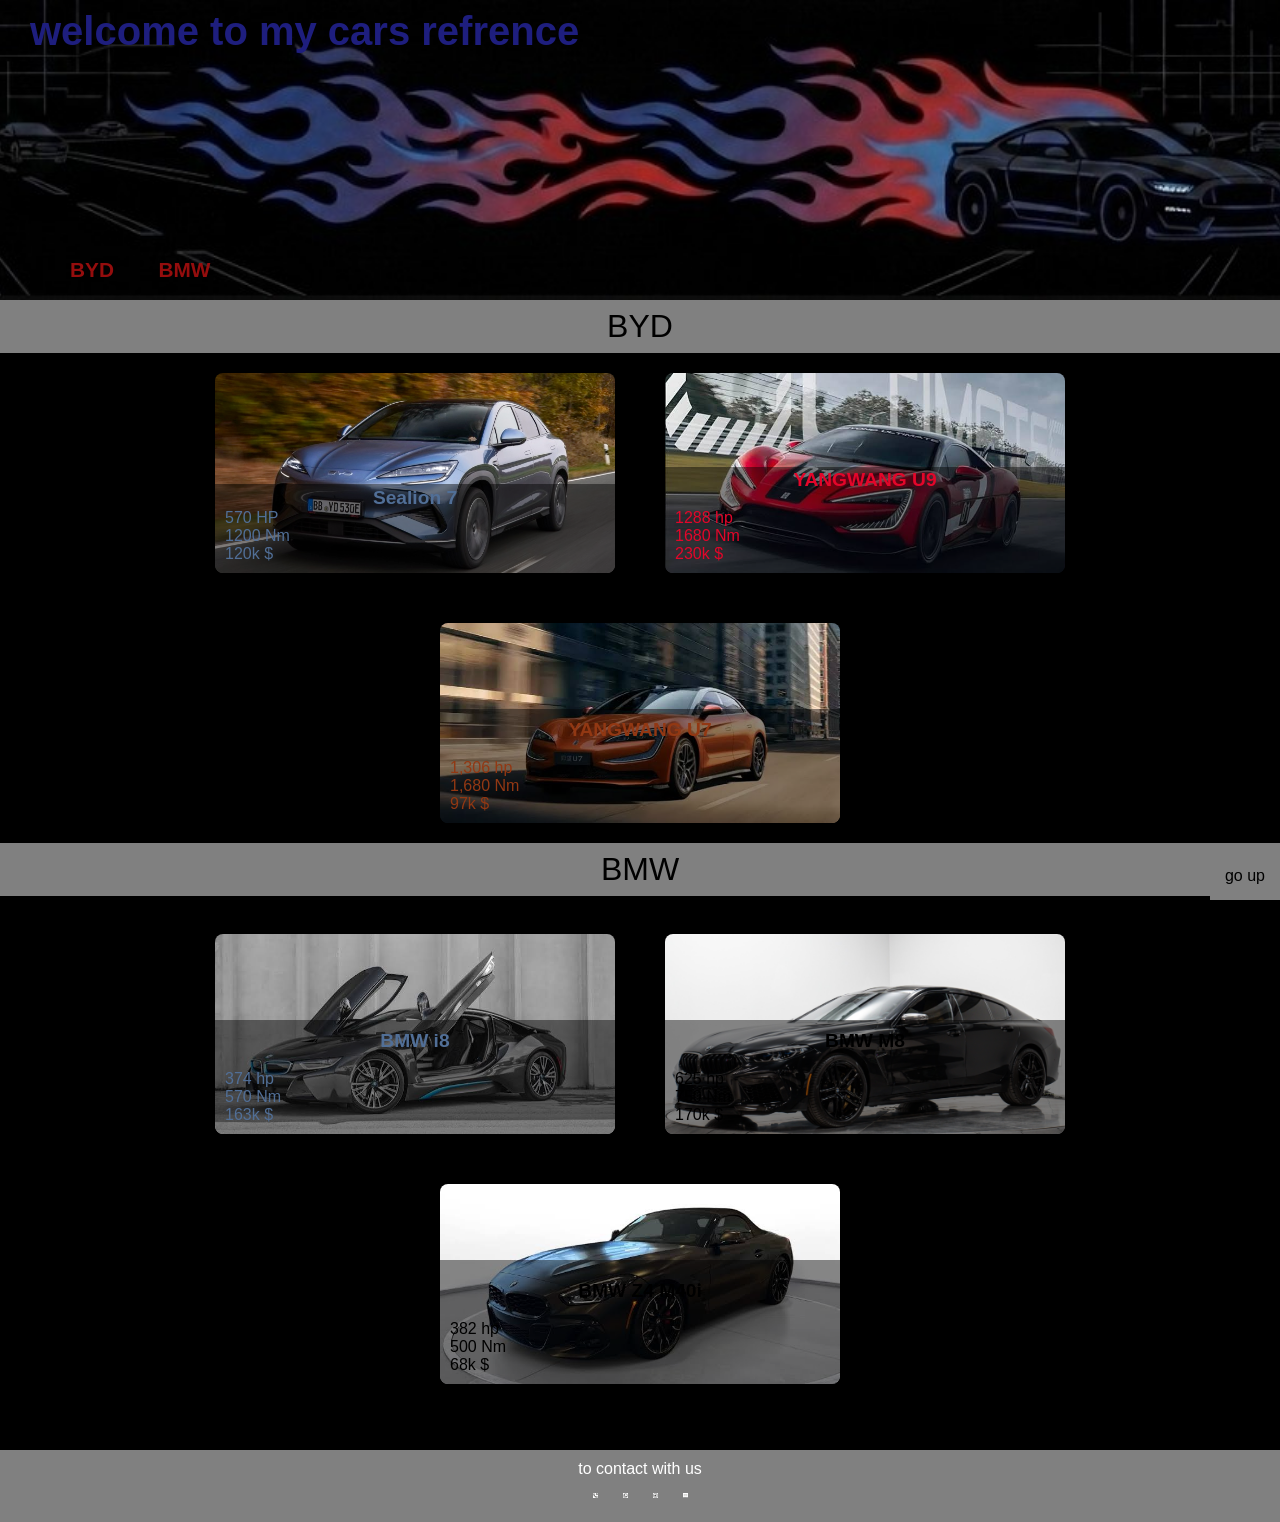
<file: index.html>
<!DOCTYPE html>
<html lang="en">
  <head>
    <meta charset="UTF-8"/>
    <meta name="viewport" content="width=device-width, initial-scale=1.0"/>
    <link rel="stylesheet" href="style.css">
    <title>cars dictionery</title>
  </head>
  <body>
    <header>
      <h1 id="welcome">welcome to my cars refrence <br>
      <!-- the back after the bac -->
      </h1>
      <nav>
        <a href="#byd" class="NavLinks">BYD</a> 
        <a href="#bmw" class="NavLinks">BMW</a> 
      </nav>
      <a href="#welcome" class="navb">go up</a>
    </header>
    <main> 
      <p class="TheCombany" id="byd">BYD</p>
      <section class="cars">
        <!-- Sealion7 -->
        <a href="InternalLinks/sealion7.html">
          <article class="car1">
            <p class="CarInfo">
              <span class="CarsName1">Sealion 7</span>
              570 HP  <br>
              1200 Nm <br>
              120k $  <br>
            </p>
          </article>
        </a>
        <!-- YANGWANG u9 -->
        <a href="InternalLinks/u9.html">
          <article class="car2">
            <p class="CarInfo">
              <span class="CarsName2">YANGWANG U9</span> <br>
              1288 hp <br>
              1680 Nm <br>
              230k $ <br>
            </p>
          </article>
        </a>
        <!-- YANGWANG u7 -->
        <a href="InternalLinks/u7.html">
          <article class="car3">
            <p class="CarInfo">
              <span class="CarsName3">YANGWANG U7</span> <br>
              1,306 hp <br>
              1,680 Nm<br>
              97k $
            </p>
          </article>
        </a>
      </section>
      <p class="TheCombany" id="bmw">BMW</p> <br>
      <!-- bmw i8 -->
      <section class="cars">
        <a href="InternalLinks/i8.html">
          <article class="car4">
            <p class="CarInfo">
              <span class="CarsName4">BMW i8</span> <br>
              374 hp <br>
              570 Nm<br>
              163k $
            </p>
          </article>
        </a>
        <!-- BMW M8 -->
        <a href="InternalLinks/m8.html">
          <article class="car5">
            <p class="CarInfo">
              <span class="CarsName5">BMW M8</span> <br>
              625 hp <br>
              750 Nm <br>
              170k $
            </p>
          </article>
        </a>
        <!-- bmw z4 -->
        <a href="InternalLinks/Z4.html">
          <article class="car6">
            <p class="CarInfo">
              <span class="CarsName6">BMW Z4 M40i</span> <br>
              382 hp <br>
              500 Nm <br>
              68k $
            </p>
          </article>
        </a>
      </section>
    </main>
    <footer>
      <p>to contact with us</p>
      <!-- telephone -->
      <a href="tel:+96384811610">
        <img 
        src="footer/call.png" 
        alt="call us"
        class="ToContact"
        >
      </a>  
      <!-- whatsup -->
      <a href="https://wa.me/96384811610">
        <img 
        src="footer/whatsup.png" 
        alt="call us"
        class="ToContact"
        >
      </a>
      <!-- telegram -->
      <a href="https://t.me/H">
        <img 
        src="footer/tele.png" 
        alt="call us"
        class="ToContact"
        >
      </a>
      <!-- email -->
      <a href="mailto:abokiashamza@gmail.com">
        <img 
        src="footer/email.png" 
        alt="call us"
        class="ToContact"
        >
      </a>
    </footer>
  </body>
</html>
</file>
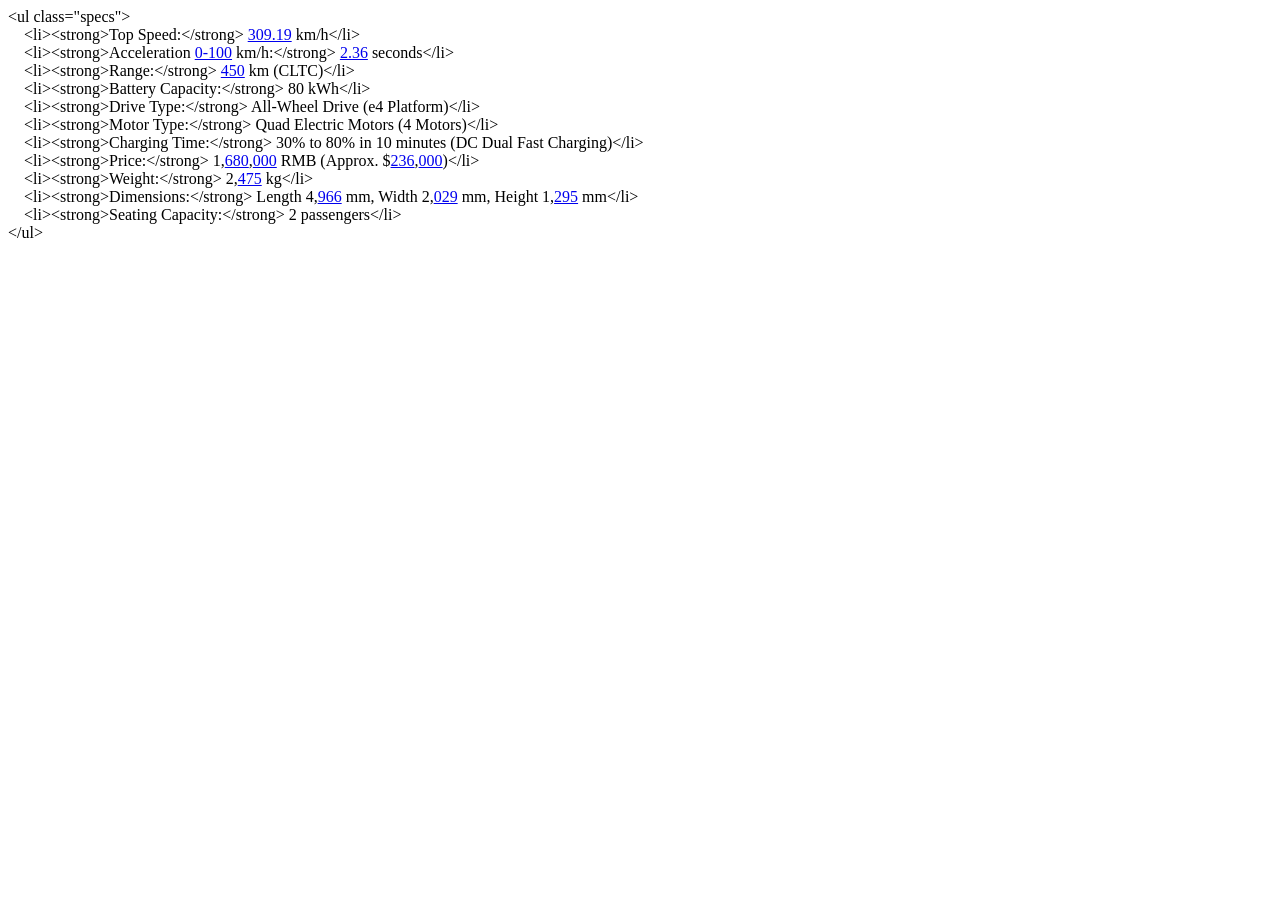
<file: image/bluetooth_content_share.html>
<html><head><meta http-equiv="Content-Type" content="text/html; charset=UTF-8"/></head><body>&lt;ul class="specs"&gt;<br>&nbsp;&nbsp;&nbsp; &lt;li&gt;&lt;strong&gt;Top Speed:&lt;/strong&gt; <a href="tel:309.19">309.19</a> km/h&lt;/li&gt;<br>&nbsp;&nbsp;&nbsp; &lt;li&gt;&lt;strong&gt;Acceleration <a href="tel:0-100">0-100</a> km/h:&lt;/strong&gt; <a href="tel:2.36">2.36</a> seconds&lt;/li&gt;<br>&nbsp;&nbsp;&nbsp; &lt;li&gt;&lt;strong&gt;Range:&lt;/strong&gt; <a href="tel:450">450</a> km (CLTC)&lt;/li&gt;<br>&nbsp;&nbsp;&nbsp; &lt;li&gt;&lt;strong&gt;Battery Capacity:&lt;/strong&gt; 80 kWh&lt;/li&gt;<br>&nbsp;&nbsp;&nbsp; &lt;li&gt;&lt;strong&gt;Drive Type:&lt;/strong&gt; All-Wheel Drive (e4 Platform)&lt;/li&gt;<br>&nbsp;&nbsp;&nbsp; &lt;li&gt;&lt;strong&gt;Motor Type:&lt;/strong&gt; Quad Electric Motors (4 Motors)&lt;/li&gt;<br>&nbsp;&nbsp;&nbsp; &lt;li&gt;&lt;strong&gt;Charging Time:&lt;/strong&gt; 30% to 80% in 10 minutes (DC Dual Fast Charging)&lt;/li&gt;<br>&nbsp;&nbsp;&nbsp; &lt;li&gt;&lt;strong&gt;Price:&lt;/strong&gt; 1,<a href="tel:680">680</a>,<a href="tel:000">000</a> RMB (Approx. $<a href="tel:236">236</a>,<a href="tel:000">000</a>)&lt;/li&gt;<br>&nbsp;&nbsp;&nbsp; &lt;li&gt;&lt;strong&gt;Weight:&lt;/strong&gt; 2,<a href="tel:475">475</a> kg&lt;/li&gt;<br>&nbsp;&nbsp;&nbsp; &lt;li&gt;&lt;strong&gt;Dimensions:&lt;/strong&gt; Length 4,<a href="tel:966">966</a> mm, Width 2,<a href="tel:029">029</a> mm, Height 1,<a href="tel:295">295</a> mm&lt;/li&gt;<br>&nbsp;&nbsp;&nbsp; &lt;li&gt;&lt;strong&gt;Seating Capacity:&lt;/strong&gt; 2 passengers&lt;/li&gt;<br>&lt;/ul&gt;<br></body></html>
</file>
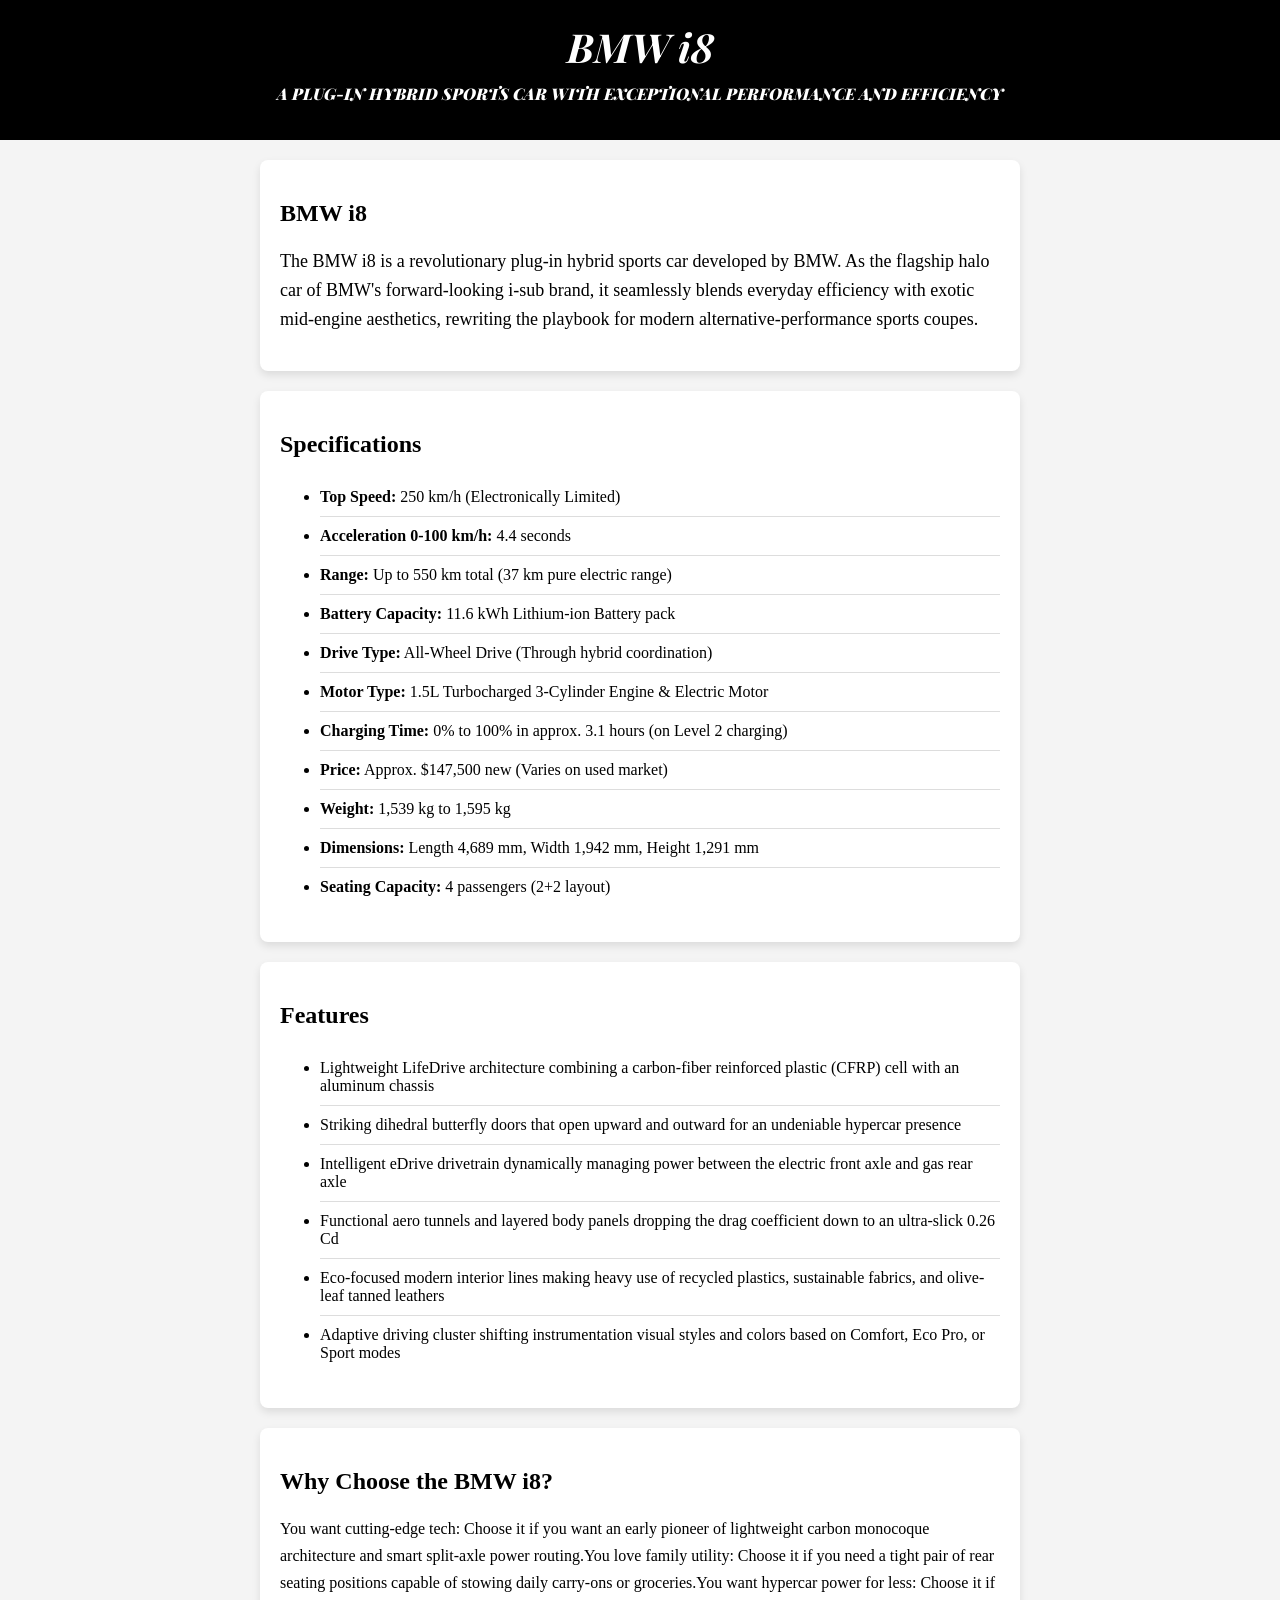
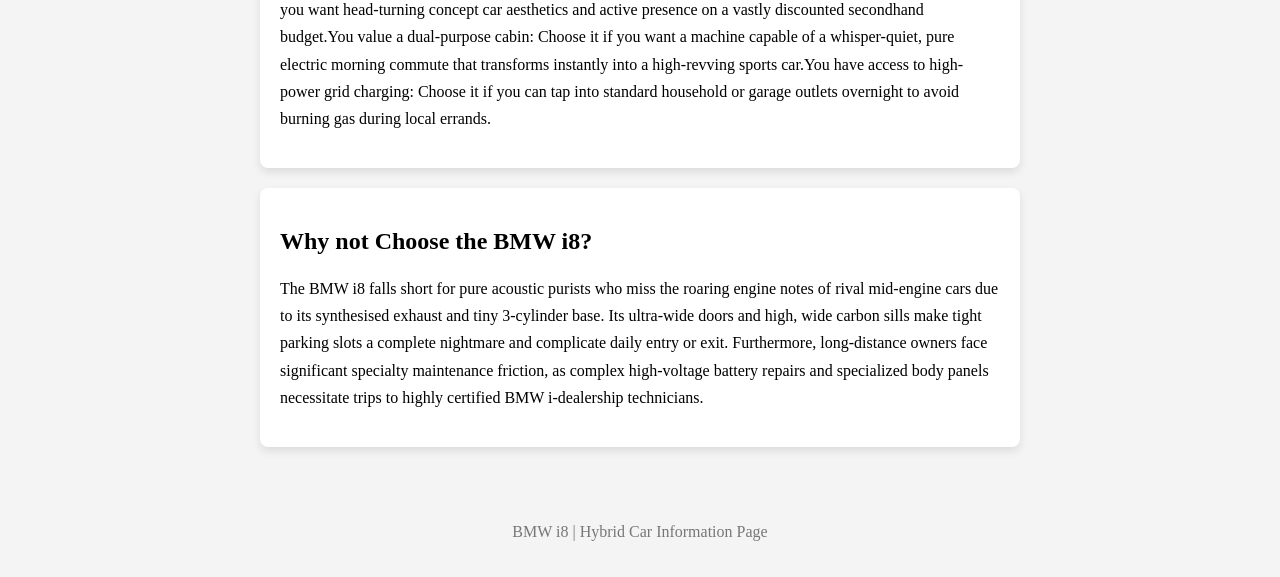
<file: InternalLinks/i8.html>
<!DOCTYPE html>
<html lang="en">
   <head>
     <meta charset="UTF-8"/>
     <meta name="viewport" content="width=device-width, initial-scale=1.0"/>
     <link rel="stylesheet" href="cardetail.css">
<link rel="preconnect" href="https://fonts.googleapis.com">
     <link rel="preconnect" href="https://fonts.gstatic.com" crossorigin>
     <link href="https://fonts.googleapis.com/css2?family=Inconsolata:wght@200..900&family=Lora:ital,wght@0,400..700;1,400..700&family=Playfair+Display:ital,wght@0,400..900;1,400..900&display=swap" rel="stylesheet">
     <title>BMW i8</title>
   </head>
    <body>
      <header>
        <h1>BMW i8</h1>
        <p>A PLUG-IN HYBRID SPORTS CAR WITH EXCEPTIONAL PERFORMANCE AND EFFICIENCY</p>
      </header>
      <main>
       <div class="container"> 
          <section class="card">
            <h2>BMW i8</h2>
            <p class="desc">The BMW i8 is a revolutionary plug-in hybrid sports car developed by BMW. As the flagship halo car of BMW's forward-looking i-sub brand, it seamlessly blends everyday efficiency with exotic mid-engine aesthetics, rewriting the playbook for modern alternative-performance sports coupes.</p>
          </section>
          <section class="card">
            <h2>Specifications</h2>
            <ul class="specs">
              <li><strong>Top Speed:</strong> 250 km/h (Electronically Limited)</li>
              <li><strong>Acceleration 0-100 km/h:</strong> 4.4 seconds</li>
              <li><strong>Range:</strong> Up to 550 km total (37 km pure electric range)</li>
              <li><strong>Battery Capacity:</strong> 11.6 kWh Lithium-ion Battery pack</li>
              <li><strong>Drive Type:</strong> All-Wheel Drive (Through hybrid coordination)</li>
              <li><strong>Motor Type:</strong> 1.5L Turbocharged 3-Cylinder Engine & Electric Motor</li>
              <li><strong>Charging Time:</strong> 0% to 100% in approx. 3.1 hours (on Level 2 charging)</li>
              <li><strong>Price:</strong> Approx. $147,500 new (Varies on used market)</li>
              <li><strong>Weight:</strong> 1,539 kg to 1,595 kg</li>
              <li><strong>Dimensions:</strong> Length 4,689 mm, Width 1,942 mm, Height 1,291 mm</li>
              <li><strong>Seating Capacity:</strong> 4 passengers (2+2 layout)</li>
            </ul>
        </section>
        <section class="card">
          <h2>Features</h2>
          <ul class="features">
            <li>Lightweight LifeDrive architecture combining a carbon-fiber reinforced plastic (CFRP) cell with an aluminum chassis</li>
            <li>Striking dihedral butterfly doors that open upward and outward for an undeniable hypercar presence</li>
            <li>Intelligent eDrive drivetrain dynamically managing power between the electric front axle and gas rear axle</li>
            <li>Functional aero tunnels and layered body panels dropping the drag coefficient down to an ultra-slick 0.26 Cd</li>
            <li>Eco-focused modern interior lines making heavy use of recycled plastics, sustainable fabrics, and olive-leaf tanned leathers</li>
            <li>Adaptive driving cluster shifting instrumentation visual styles and colors based on Comfort, Eco Pro, or Sport modes</li>
          </ul>
        </section>
        <section class="card">
          <h2>Why Choose the BMW i8?</h2>
          <p class="why">You want cutting-edge tech: Choose it if you want an early pioneer of lightweight carbon monocoque architecture and smart split-axle power routing.You love family utility: Choose it if you need a tight pair of rear seating positions capable of stowing daily carry-ons or groceries.You want hypercar power for less: Choose it if you want head-turning concept car aesthetics and active presence on a vastly discounted secondhand budget.You value a dual-purpose cabin: Choose it if you want a machine capable of a whisper-quiet, pure electric morning commute that transforms instantly into a high-revving sports car.You have access to high-power grid charging: Choose it if you can tap into standard household or garage outlets overnight to avoid burning gas during local errands.
          </p>
        </section>
        <section class="card">
          <h2>Why not Choose the BMW i8?</h2>
          <p class="why">The BMW i8 falls short for pure acoustic purists who miss the roaring engine notes of rival mid-engine cars due to its synthesised exhaust and tiny 3-cylinder base. Its ultra-wide doors and high, wide carbon sills make tight parking slots a complete nightmare and complicate daily entry or exit. Furthermore, long-distance owners face significant specialty maintenance friction, as complex high-voltage battery repairs and specialized body panels necessitate trips to highly certified BMW i-dealership technicians.
          </p>
        </section>
       </div>
      </main> 
      <footer>
        <p>BMW i8 | Hybrid Car Information Page</p>
      </footer>
    </body>
</html>
</file>
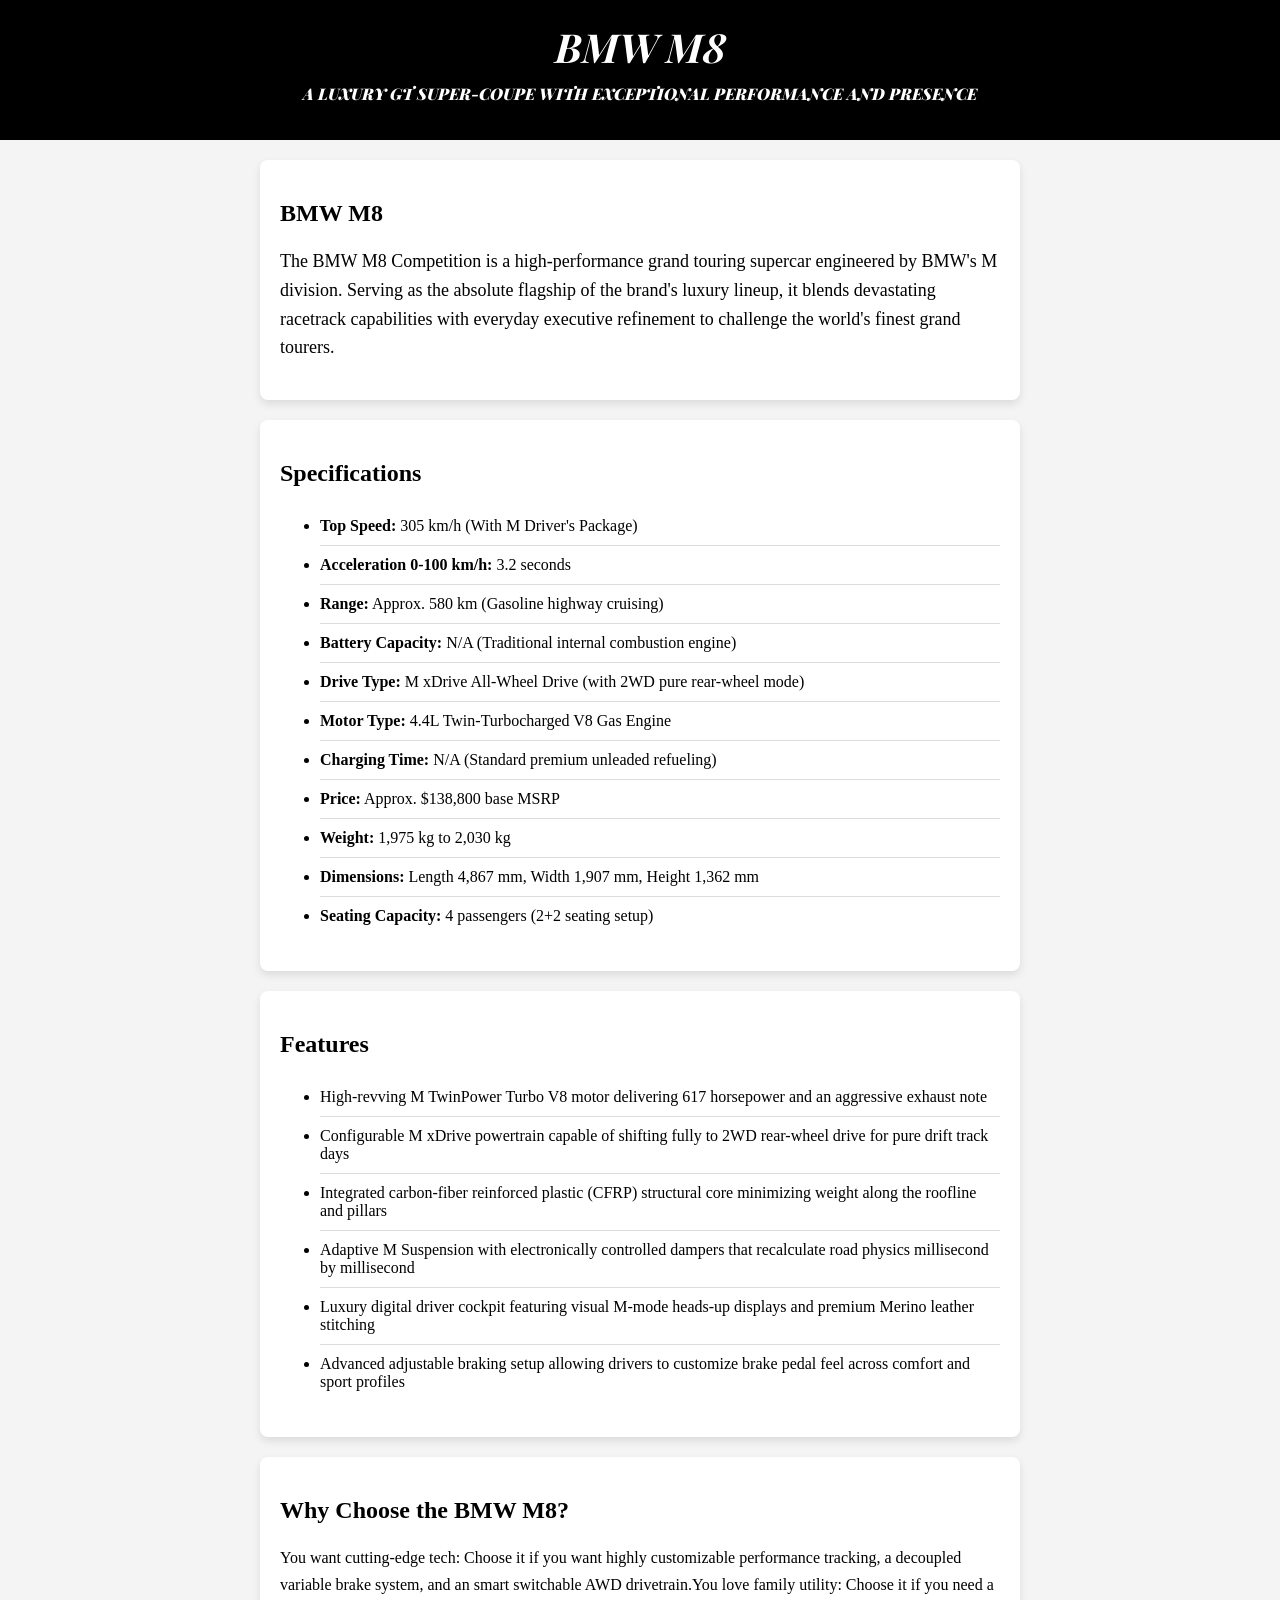
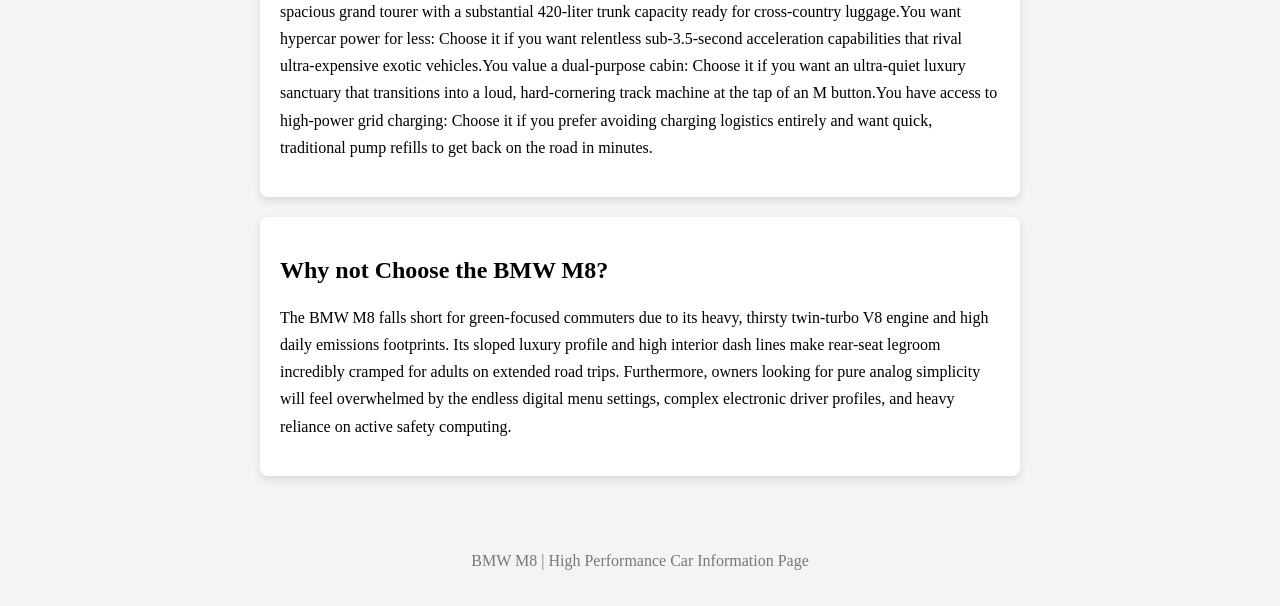
<file: InternalLinks/m8.html>
<!DOCTYPE html>
<html lang="en">
   <head>
     <meta charset="UTF-8"/>
     <meta name="viewport" content="width=device-width, initial-scale=1.0"/>
     <link rel="stylesheet" href="cardetail.css">
<link rel="preconnect" href="https://fonts.googleapis.com">
     <link rel="preconnect" href="https://fonts.gstatic.com" crossorigin>
     <link href="https://fonts.googleapis.com/css2?family=Inconsolata:wght@200..900&family=Lora:ital,wght@0,400..700;1,400..700&family=Playfair+Display:ital,wght@0,400..900;1,400..900&display=swap" rel="stylesheet">
     <title>BMW M8</title>
   </head>
    <body>
      <header>
        <h1>BMW M8</h1>
        <p>A LUXURY GT SUPER-COUPE WITH EXCEPTIONAL PERFORMANCE AND PRESENCE</p>
      </header>
      <main>
       <div class="container"> 
          <section class="card">
            <h2>BMW M8</h2>
            <p class="desc">The BMW M8 Competition is a high-performance grand touring supercar engineered by BMW's M division. Serving as the absolute flagship of the brand's luxury lineup, it blends devastating racetrack capabilities with everyday executive refinement to challenge the world's finest grand tourers.</p>
          </section>
          <section class="card">
            <h2>Specifications</h2>
            <ul class="specs">
              <li><strong>Top Speed:</strong> 305 km/h (With M Driver's Package)</li>
              <li><strong>Acceleration 0-100 km/h:</strong> 3.2 seconds</li>
              <li><strong>Range:</strong> Approx. 580 km (Gasoline highway cruising)</li>
              <li><strong>Battery Capacity:</strong> N/A (Traditional internal combustion engine)</li>
              <li><strong>Drive Type:</strong> M xDrive All-Wheel Drive (with 2WD pure rear-wheel mode)</li>
              <li><strong>Motor Type:</strong> 4.4L Twin-Turbocharged V8 Gas Engine</li>
              <li><strong>Charging Time:</strong> N/A (Standard premium unleaded refueling)</li>
              <li><strong>Price:</strong> Approx. $138,800 base MSRP</li>
              <li><strong>Weight:</strong> 1,975 kg to 2,030 kg</li>
              <li><strong>Dimensions:</strong> Length 4,867 mm, Width 1,907 mm, Height 1,362 mm</li>
              <li><strong>Seating Capacity:</strong> 4 passengers (2+2 seating setup)</li>
            </ul>
        </section>
        <section class="card">
          <h2>Features</h2>
          <ul class="features">
            <li>High-revving M TwinPower Turbo V8 motor delivering 617 horsepower and an aggressive exhaust note</li>
            <li>Configurable M xDrive powertrain capable of shifting fully to 2WD rear-wheel drive for pure drift track days</li>
            <li>Integrated carbon-fiber reinforced plastic (CFRP) structural core minimizing weight along the roofline and pillars</li>
            <li>Adaptive M Suspension with electronically controlled dampers that recalculate road physics millisecond by millisecond</li>
            <li>Luxury digital driver cockpit featuring visual M-mode heads-up displays and premium Merino leather stitching</li>
            <li>Advanced adjustable braking setup allowing drivers to customize brake pedal feel across comfort and sport profiles</li>
          </ul>
        </section>
        <section class="card">
          <h2>Why Choose the BMW M8?</h2>
          <p class="why">You want cutting-edge tech: Choose it if you want highly customizable performance tracking, a decoupled variable brake system, and an smart switchable AWD drivetrain.You love family utility: Choose it if you need a spacious grand tourer with a substantial 420-liter trunk capacity ready for cross-country luggage.You want hypercar power for less: Choose it if you want relentless sub-3.5-second acceleration capabilities that rival ultra-expensive exotic vehicles.You value a dual-purpose cabin: Choose it if you want an ultra-quiet luxury sanctuary that transitions into a loud, hard-cornering track machine at the tap of an M button.You have access to high-power grid charging: Choose it if you prefer avoiding charging logistics entirely and want quick, traditional pump refills to get back on the road in minutes.
          </p>
        </section>
        <section class="card">
          <h2>Why not Choose the BMW M8?</h2>
          <p class="why">The BMW M8 falls short for green-focused commuters due to its heavy, thirsty twin-turbo V8 engine and high daily emissions footprints. Its sloped luxury profile and high interior dash lines make rear-seat legroom incredibly cramped for adults on extended road trips. Furthermore, owners looking for pure analog simplicity will feel overwhelmed by the endless digital menu settings, complex electronic driver profiles, and heavy reliance on active safety computing.
          </p>
        </section>
       </div>
      </main> 
      <footer>
        <p>BMW M8 | High Performance Car Information Page</p>
      </footer>
    </body>
</html>
</file>
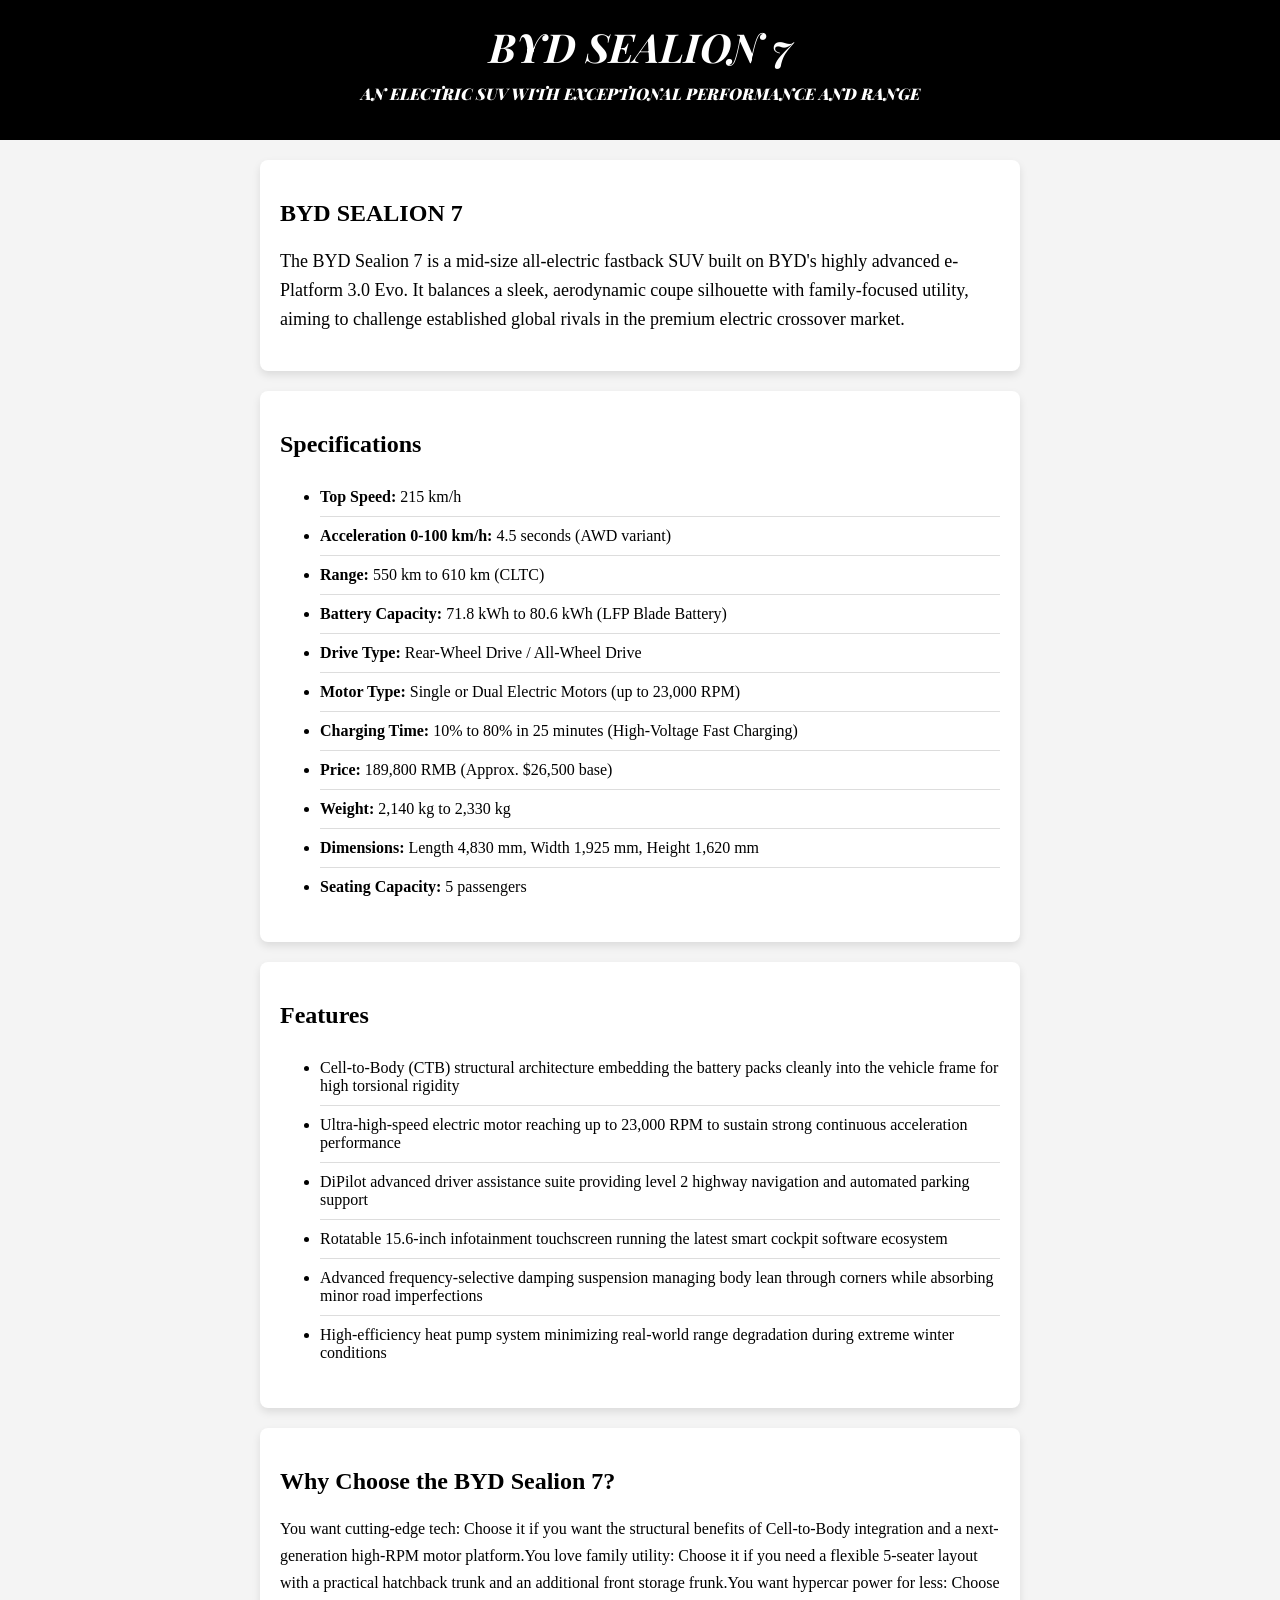
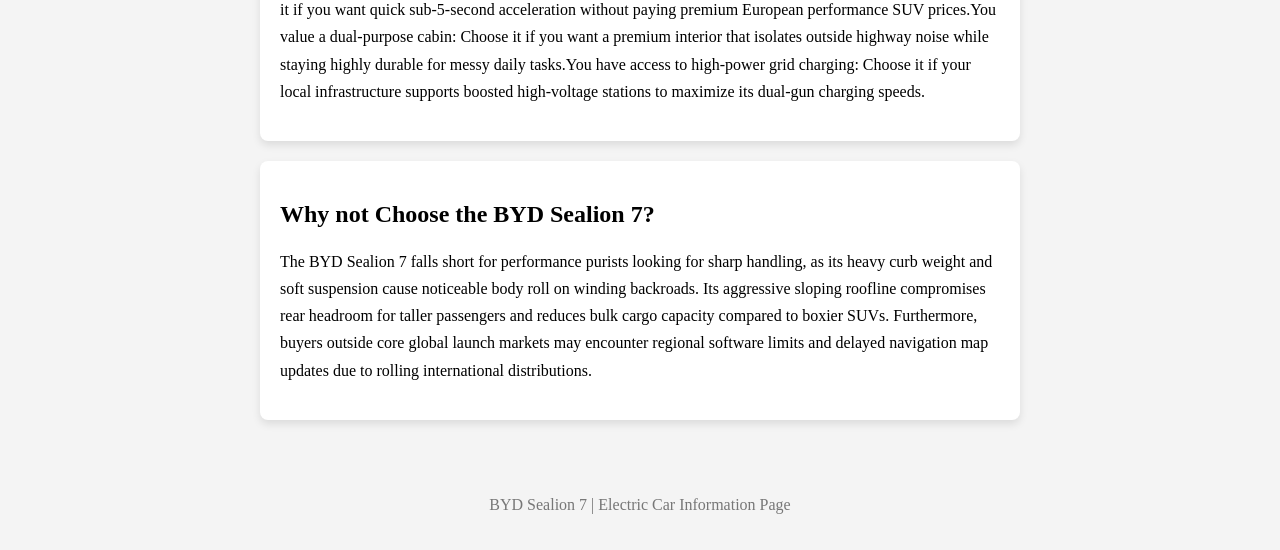
<file: InternalLinks/sealion7.html>
<!DOCTYPE html>
<html lang="en">
   <head>
     <meta charset="UTF-8"/>
     <meta name="viewport" content="width=device-width, initial-scale=1.0"/>
     <link rel="stylesheet" href="cardetail.css">
     <link rel="preconnect" href="https://fonts.googleapis.com">
     <link rel="preconnect" href="https://fonts.gstatic.com" crossorigin>
     <link href="https://fonts.googleapis.com/css2?family=Inconsolata:wght@200..900&family=Lora:ital,wght@0,400..700;1,400..700&family=Playfair+Display:ital,wght@0,400..900;1,400..900&display=swap" rel="stylesheet">
   </head>
    <body>
      <header>
        <h1>BYD SEALION 7</h1>
        <p>AN ELECTRIC SUV WITH EXCEPTIONAL PERFORMANCE AND RANGE</p>
      </header>
      <main>
       <div class="container"> 
          <section class="card">
            <h2>BYD SEALION 7</h2>
            <p class="desc">The BYD Sealion 7 is a mid-size all-electric fastback SUV built on BYD's highly advanced e-Platform 3.0 Evo. It balances a sleek, aerodynamic coupe silhouette with family-focused utility, aiming to challenge established global rivals in the premium electric crossover market.</p>
          </section>
          <section class="card">
            <h2>Specifications</h2>
            <ul class="specs">
              <li><strong>Top Speed:</strong> 215 km/h</li>
              <li><strong>Acceleration 0-100 km/h:</strong> 4.5 seconds (AWD variant)</li>
              <li><strong>Range:</strong> 550 km to 610 km (CLTC)</li>
              <li><strong>Battery Capacity:</strong> 71.8 kWh to 80.6 kWh (LFP Blade Battery)</li>
              <li><strong>Drive Type:</strong> Rear-Wheel Drive / All-Wheel Drive</li>
              <li><strong>Motor Type:</strong> Single or Dual Electric Motors (up to 23,000 RPM)</li>
              <li><strong>Charging Time:</strong> 10% to 80% in 25 minutes (High-Voltage Fast Charging)</li>
              <li><strong>Price:</strong> 189,800 RMB (Approx. $26,500 base)</li>
              <li><strong>Weight:</strong> 2,140 kg to 2,330 kg</li>
              <li><strong>Dimensions:</strong> Length 4,830 mm, Width 1,925 mm, Height 1,620 mm</li>
              <li><strong>Seating Capacity:</strong> 5 passengers</li>
            </ul>
        </section>
        <section class="card">
          <h2>Features</h2>
          <ul class="features">
            <li>Cell-to-Body (CTB) structural architecture embedding the battery packs cleanly into the vehicle frame for high torsional rigidity</li>
            <li>Ultra-high-speed electric motor reaching up to 23,000 RPM to sustain strong continuous acceleration performance</li>
            <li>DiPilot advanced driver assistance suite providing level 2 highway navigation and automated parking support</li>
            <li>Rotatable 15.6-inch infotainment touchscreen running the latest smart cockpit software ecosystem</li>
            <li>Advanced frequency-selective damping suspension managing body lean through corners while absorbing minor road imperfections</li>
            <li>High-efficiency heat pump system minimizing real-world range degradation during extreme winter conditions</li>
          </ul>
        </section>
        <section class="card">
          <h2>Why Choose the BYD Sealion 7?</h2>
          <p class="why">You want cutting-edge tech: Choose it if you want the structural benefits of Cell-to-Body integration and a next-generation high-RPM motor platform.You love family utility: Choose it if you need a flexible 5-seater layout with a practical hatchback trunk and an additional front storage frunk.You want hypercar power for less: Choose it if you want quick sub-5-second acceleration without paying premium European performance SUV prices.You value a dual-purpose cabin: Choose it if you want a premium interior that isolates outside highway noise while staying highly durable for messy daily tasks.You have access to high-power grid charging: Choose it if your local infrastructure supports boosted high-voltage stations to maximize its dual-gun charging speeds.
          </p>
        </section>
        <section class="card">
          <h2>Why not Choose the BYD Sealion 7?</h2>
          <p class="why">The BYD Sealion 7 falls short for performance purists looking for sharp handling, as its heavy curb weight and soft suspension cause noticeable body roll on winding backroads. Its aggressive sloping roofline compromises rear headroom for taller passengers and reduces bulk cargo capacity compared to boxier SUVs. Furthermore, buyers outside core global launch markets may encounter regional software limits and delayed navigation map updates due to rolling international distributions.
          </p>
        </section>
       </div>
      </main> 
      <footer>
        <p>BYD Sealion 7 | Electric Car Information Page</p>
      </footer>
    </body>
</html>
</file>
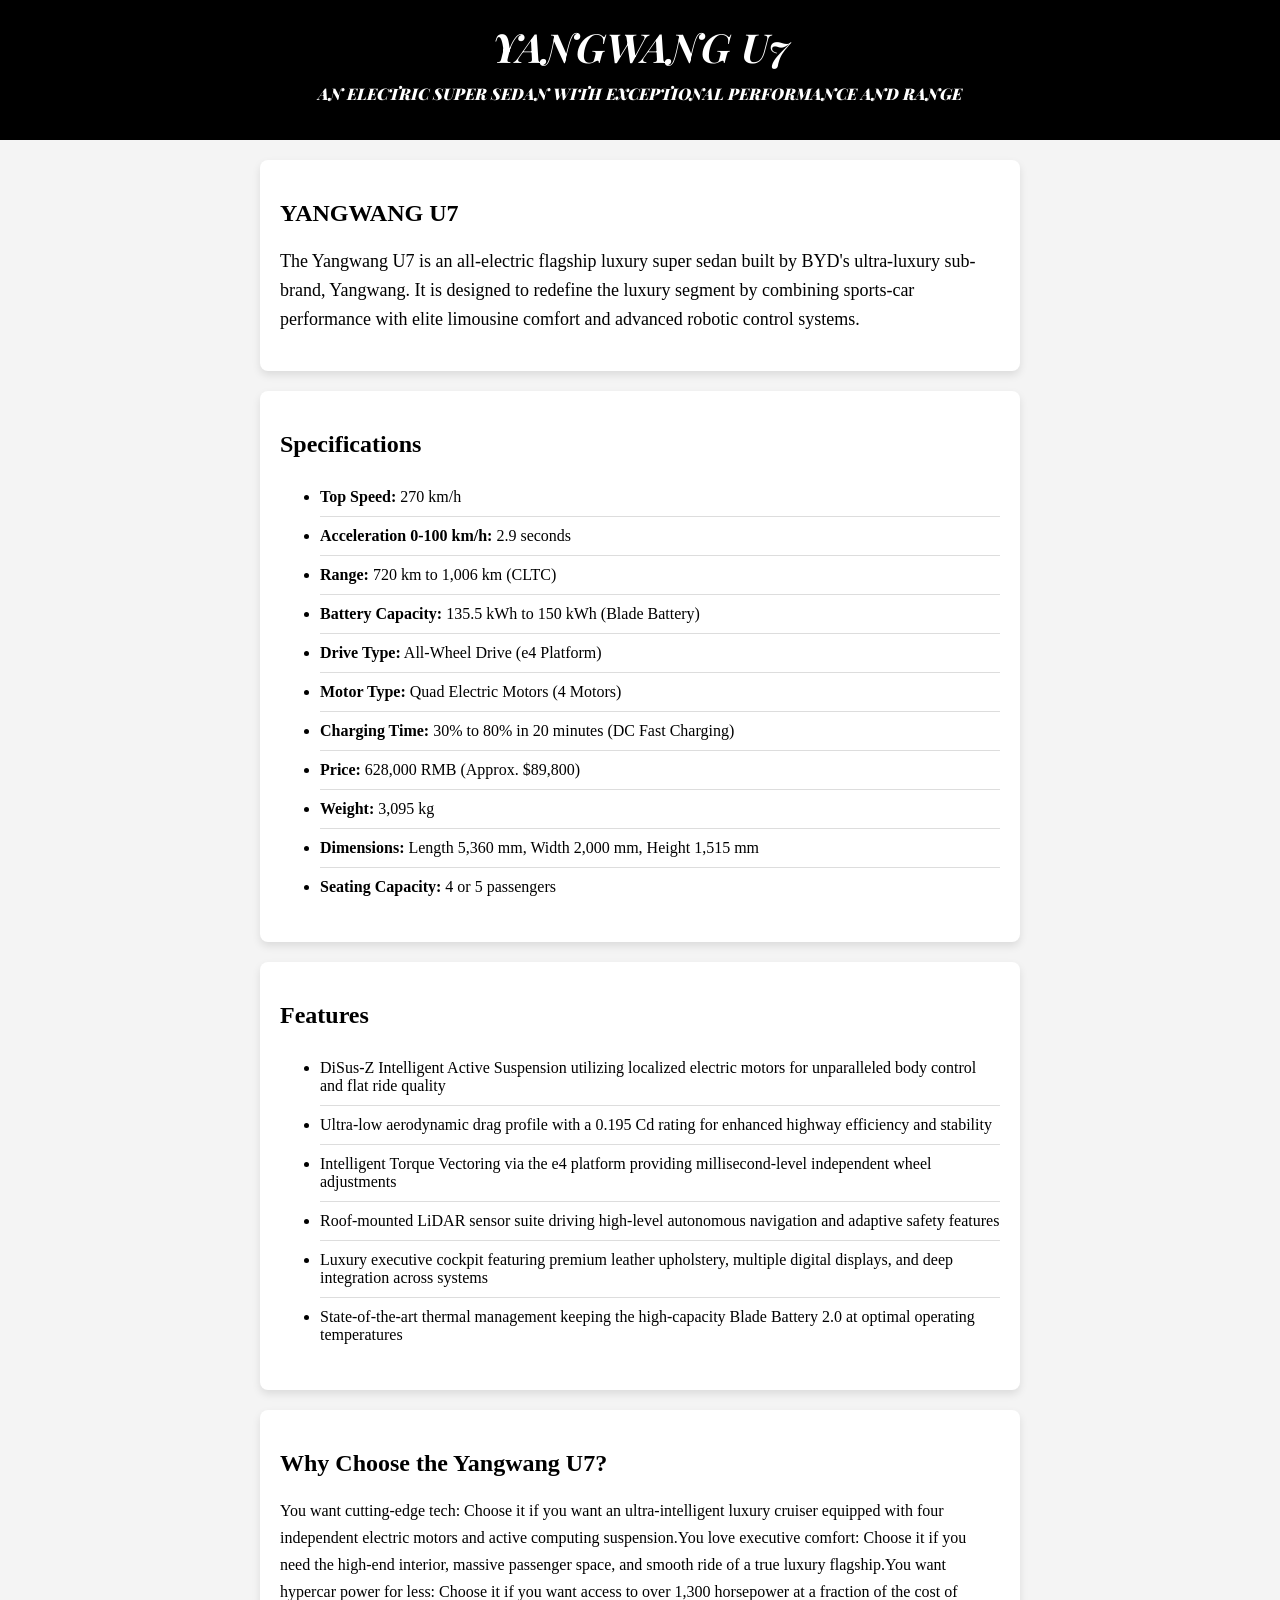
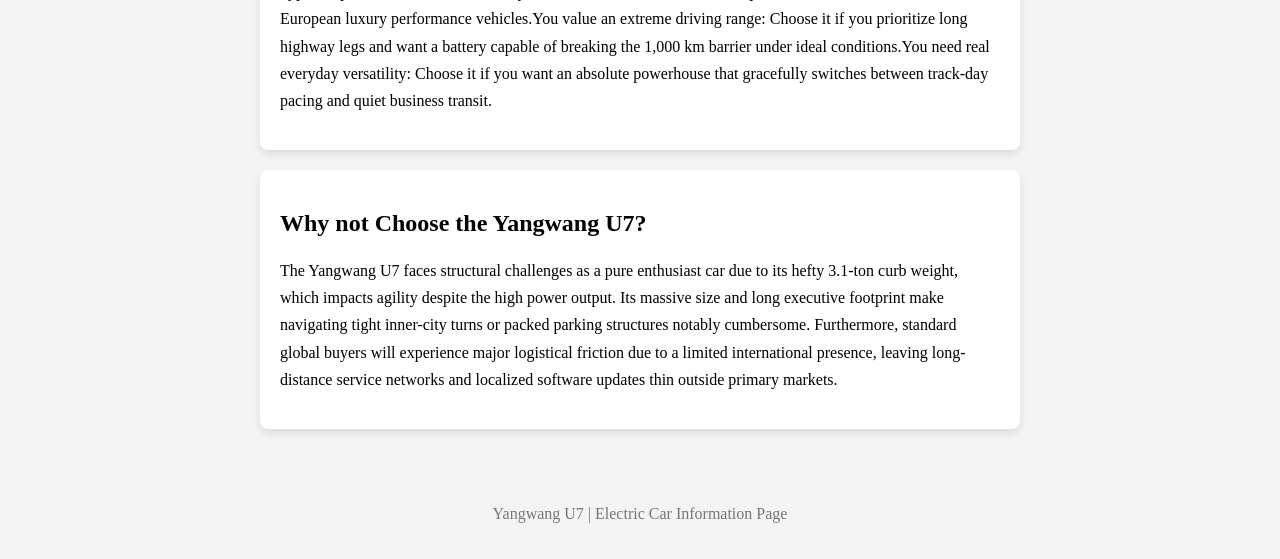
<file: InternalLinks/u7.html>
<!DOCTYPE html>
<html lang="en">
   <head>
     <meta charset="UTF-8"/>
     <meta name="viewport" content="width=device-width, initial-scale=1.0"/>
     <link rel="stylesheet" href="cardetail.css">
     <link rel="preconnect" href="https://fonts.googleapis.com">
     <link rel="preconnect" href="https://fonts.gstatic.com" crossorigin>
     <link href="https://fonts.googleapis.com/css2?family=Inconsolata:wght@200..900&family=Lora:ital,wght@0,400..700;1,400..700&family=Playfair+Display:ital,wght@0,400..900;1,400..900&display=swap" rel="stylesheet">
     <title>YANGWANG U7</title>
   </head>
    <body>
      <header>
        <h1>YANGWANG U7</h1>
        <p>AN ELECTRIC SUPER SEDAN WITH EXCEPTIONAL PERFORMANCE AND RANGE</p>
      </header>
      <main>
       <div class="container"> 
          <section class="card">
            <h2>YANGWANG U7</h2>
            <p class="desc">The Yangwang U7 is an all-electric flagship luxury super sedan built by BYD's ultra-luxury sub-brand, Yangwang. It is designed to redefine the luxury segment by combining sports-car performance with elite limousine comfort and advanced robotic control systems.</p>
          </section>
          <section class="card">
            <h2>Specifications</h2>
            <ul class="specs">
              <li><strong>Top Speed:</strong> 270 km/h</li>
              <li><strong>Acceleration 0-100 km/h:</strong> 2.9 seconds</li>
              <li><strong>Range:</strong> 720 km to 1,006 km (CLTC)</li>
              <li><strong>Battery Capacity:</strong> 135.5 kWh to 150 kWh (Blade Battery)</li>
              <li><strong>Drive Type:</strong> All-Wheel Drive (e4 Platform)</li>
              <li><strong>Motor Type:</strong> Quad Electric Motors (4 Motors)</li>
              <li><strong>Charging Time:</strong> 30% to 80% in 20 minutes (DC Fast Charging)</li>
              <li><strong>Price:</strong> 628,000 RMB (Approx. $89,800)</li>
              <li><strong>Weight:</strong> 3,095 kg</li>
              <li><strong>Dimensions:</strong> Length 5,360 mm, Width 2,000 mm, Height 1,515 mm</li>
              <li><strong>Seating Capacity:</strong> 4 or 5 passengers</li>
            </ul>
        </section>
        <section class="card">
          <h2>Features</h2>
          <ul class="features">
            <li>DiSus-Z Intelligent Active Suspension utilizing localized electric motors for unparalleled body control and flat ride quality</li>
            <li>Ultra-low aerodynamic drag profile with a 0.195 Cd rating for enhanced highway efficiency and stability</li>
            <li>Intelligent Torque Vectoring via the e4 platform providing millisecond-level independent wheel adjustments</li>
            <li>Roof-mounted LiDAR sensor suite driving high-level autonomous navigation and adaptive safety features</li>
            <li>Luxury executive cockpit featuring premium leather upholstery, multiple digital displays, and deep integration across systems</li>
            <li>State-of-the-art thermal management keeping the high-capacity Blade Battery 2.0 at optimal operating temperatures</li>
          </ul>
        </section>
        <section class="card">
          <h2>Why Choose the Yangwang U7?</h2>
          <p class="why">You want cutting-edge tech: Choose it if you want an ultra-intelligent luxury cruiser equipped with four independent electric motors and active computing suspension.You love executive comfort: Choose it if you need the high-end interior, massive passenger space, and smooth ride of a true luxury flagship.You want hypercar power for less: Choose it if you want access to over 1,300 horsepower at a fraction of the cost of European luxury performance vehicles.You value an extreme driving range: Choose it if you prioritize long highway legs and want a battery capable of breaking the 1,000 km barrier under ideal conditions.You need real everyday versatility: Choose it if you want an absolute powerhouse that gracefully switches between track-day pacing and quiet business transit.
          </p>
        </section>
        <section class="card">
          <h2>Why not Choose the Yangwang U7?</h2>
          <p class="why">The Yangwang U7 faces structural challenges as a pure enthusiast car due to its hefty 3.1-ton curb weight, which impacts agility despite the high power output. Its massive size and long executive footprint make navigating tight inner-city turns or packed parking structures notably cumbersome. Furthermore, standard global buyers will experience major logistical friction due to a limited international presence, leaving long-distance service networks and localized software updates thin outside primary markets.
          </p>
        </section>
       </div>
      </main> 
      <footer>
        <p>Yangwang U7 | Electric Car Information Page</p>
      </footer>
    </body>
</html>
</file>
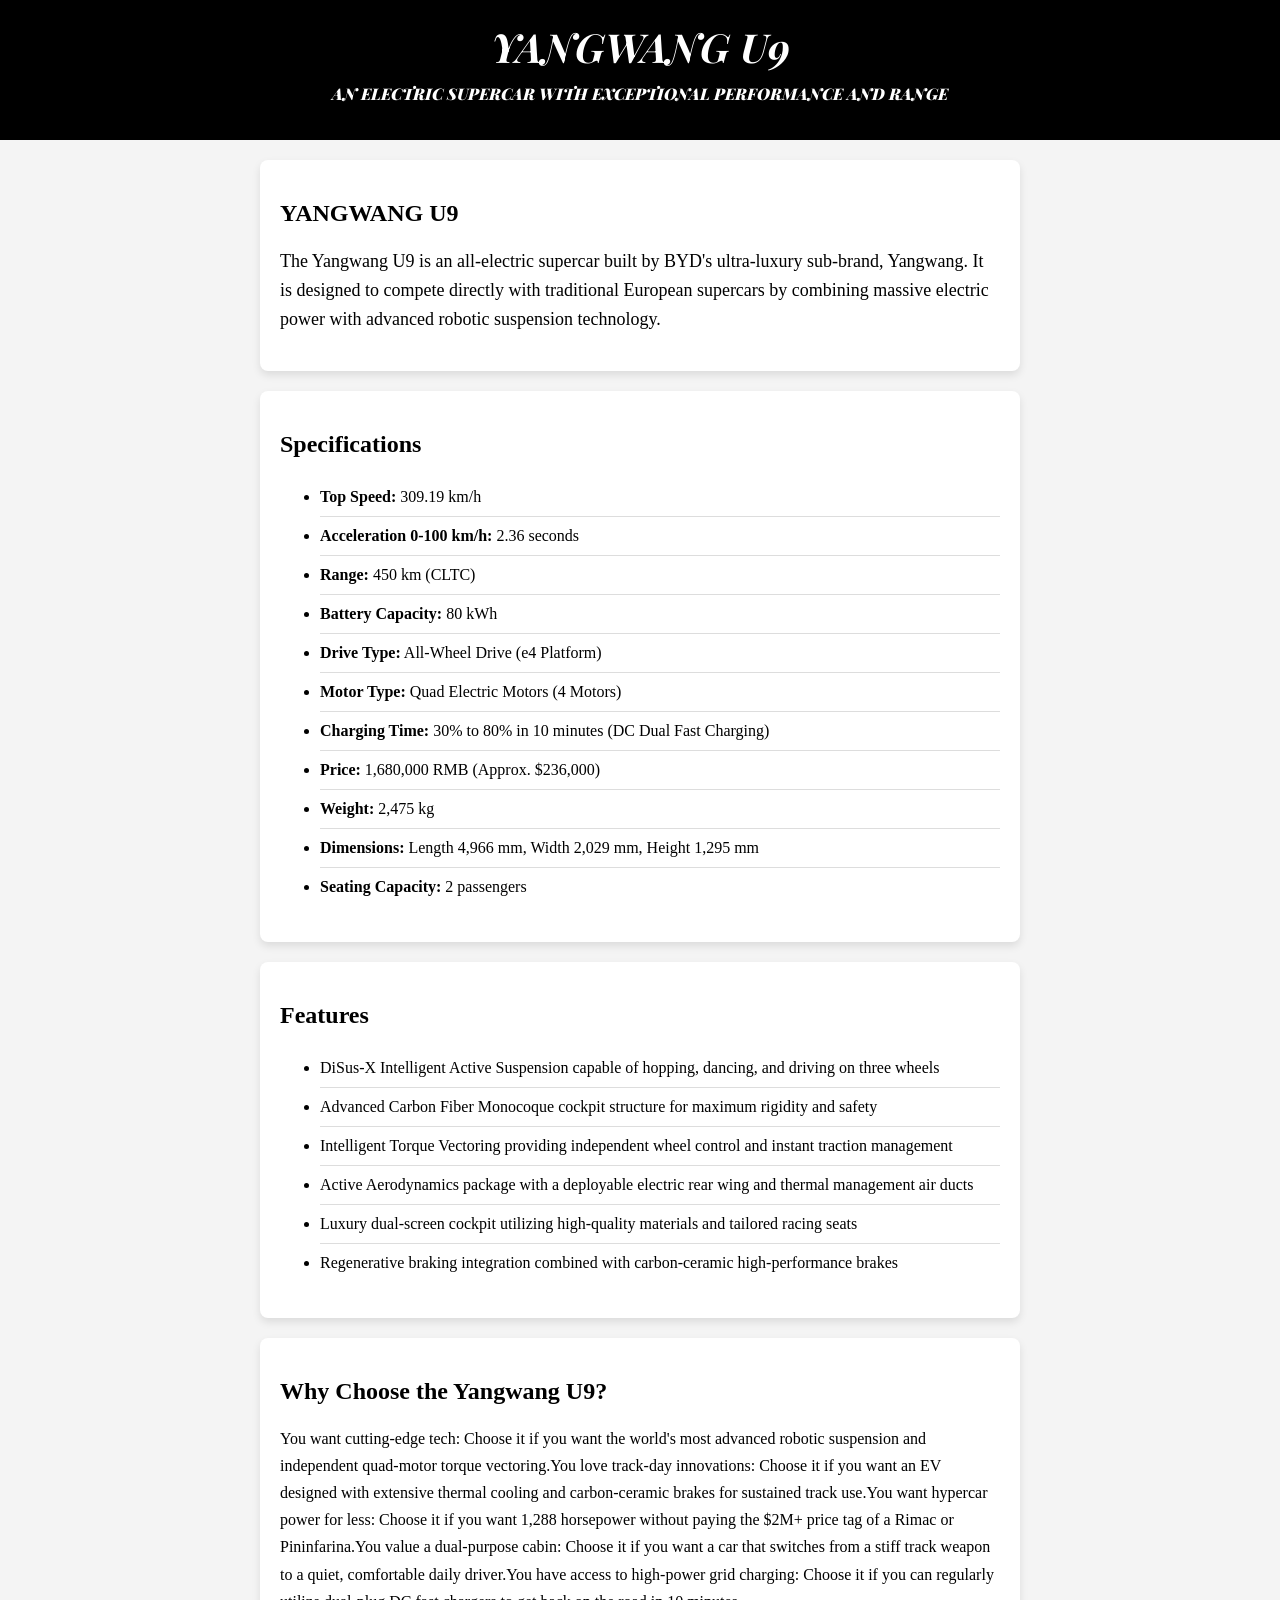
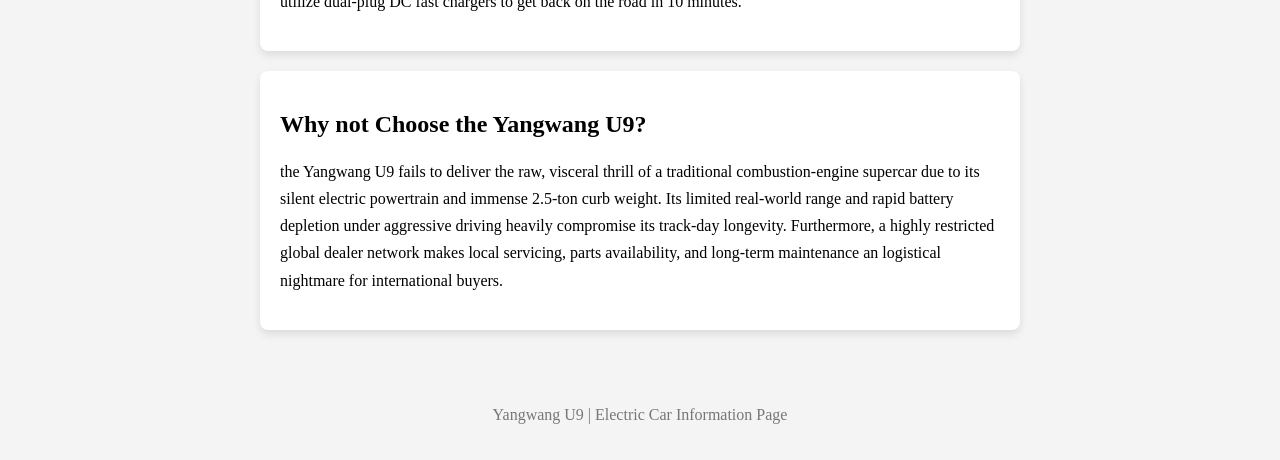
<file: InternalLinks/u9.html>
<!DOCTYPE html>
<html lang="en">
   <head>
     <meta charset="UTF-8"/>
     <meta name="viewport" content="width=device-width, initial-scale=1.0"/>
     <link rel="stylesheet" href="cardetail.css">
     <link rel="preconnect" href="https://fonts.googleapis.com">
     <link rel="preconnect" href="https://fonts.gstatic.com" crossorigin>
     <link href="https://fonts.googleapis.com/css2?family=Inconsolata:wght@200..900&family=Lora:ital,wght@0,400..700;1,400..700&family=Playfair+Display:ital,wght@0,400..900;1,400..900&display=swap" rel="stylesheet">
     <title>YANGWANG U9</title>
   </head>
    <body>
      <header>
        <h1>YANGWANG U9</h1>
        <p>AN ELECTRIC SUPERCAR WITH EXCEPTIONAL PERFORMANCE AND RANGE</p>
      </header>
      <main>
       <div class="container"> 
          <section class="card">
            <h2>YANGWANG U9</h2>
            <p class="desc">The Yangwang U9 is an all-electric supercar built by BYD's ultra-luxury sub-brand, Yangwang. It is designed to compete directly with traditional European supercars by combining massive electric power with advanced robotic suspension technology.</p>
          </section>
          <section class="card">
            <h2>Specifications</h2>
            <ul class="specs">
              <li><strong>Top Speed:</strong> 309.19 km/h</li>
              <li><strong>Acceleration 0-100 km/h:</strong> 2.36 seconds</li>
              <li><strong>Range:</strong> 450 km (CLTC)</li>
              <li><strong>Battery Capacity:</strong> 80 kWh</li>
              <li><strong>Drive Type:</strong> All-Wheel Drive (e4 Platform)</li>
              <li><strong>Motor Type:</strong> Quad Electric Motors (4 Motors)</li>
              <li><strong>Charging Time:</strong> 30% to 80% in 10 minutes (DC Dual Fast Charging)</li>
              <li><strong>Price:</strong> 1,680,000 RMB (Approx. $236,000)</li>
              <li><strong>Weight:</strong> 2,475 kg</li>
              <li><strong>Dimensions:</strong> Length 4,966 mm, Width 2,029 mm, Height 1,295 mm</li>
              <li><strong>Seating Capacity:</strong> 2 passengers</li>
            </ul>
        </section>
        <section class="card">
          <h2>Features</h2>
          <ul class="features">
            <li>DiSus-X Intelligent Active Suspension capable of hopping, dancing, and driving on three wheels</li>
            <li>Advanced Carbon Fiber Monocoque cockpit structure for maximum rigidity and safety</li>
            <li>Intelligent Torque Vectoring providing independent wheel control and instant traction management</li>
            <li>Active Aerodynamics package with a deployable electric rear wing and thermal management air ducts</li>
            <li>Luxury dual-screen cockpit utilizing high-quality materials and tailored racing seats</li>
            <li>Regenerative braking integration combined with carbon-ceramic high-performance brakes</li>
          </ul>
        </section>
        <section class="card">
          <h2>Why Choose the Yangwang U9?</h2>
          <p class="why">You want cutting-edge tech: Choose it if you want the world's most advanced robotic suspension and independent quad-motor torque vectoring.You love track-day innovations: Choose it if you want an EV designed with extensive thermal cooling and carbon-ceramic brakes for sustained track use.You want hypercar power for less: Choose it if you want 1,288 horsepower without paying the $2M+ price tag of a Rimac or Pininfarina.You value a dual-purpose cabin: Choose it if you want a car that switches from a stiff track weapon to a quiet, comfortable daily driver.You have access to high-power grid charging: Choose it if you can regularly utilize dual-plug DC fast chargers to get back on the road in 10 minutes.
          </p>
        </section>
        <section class="card">
          <h2>Why not Choose the Yangwang U9?</h2>
          <p class="why"> the Yangwang U9 fails to deliver the raw, visceral thrill of a traditional combustion-engine supercar due to its silent electric powertrain and immense 2.5-ton curb weight. Its limited real-world range and rapid battery depletion under aggressive driving heavily compromise its track-day longevity. Furthermore, a highly restricted global dealer network makes local servicing, parts availability, and long-term maintenance an logistical nightmare for international buyers.
          </p>
        </section>
       </div>
      </main> 
      <footer>
        <p>Yangwang U9 | Electric Car Information Page</p>
      </footer>
    </body>
</html>
</file>
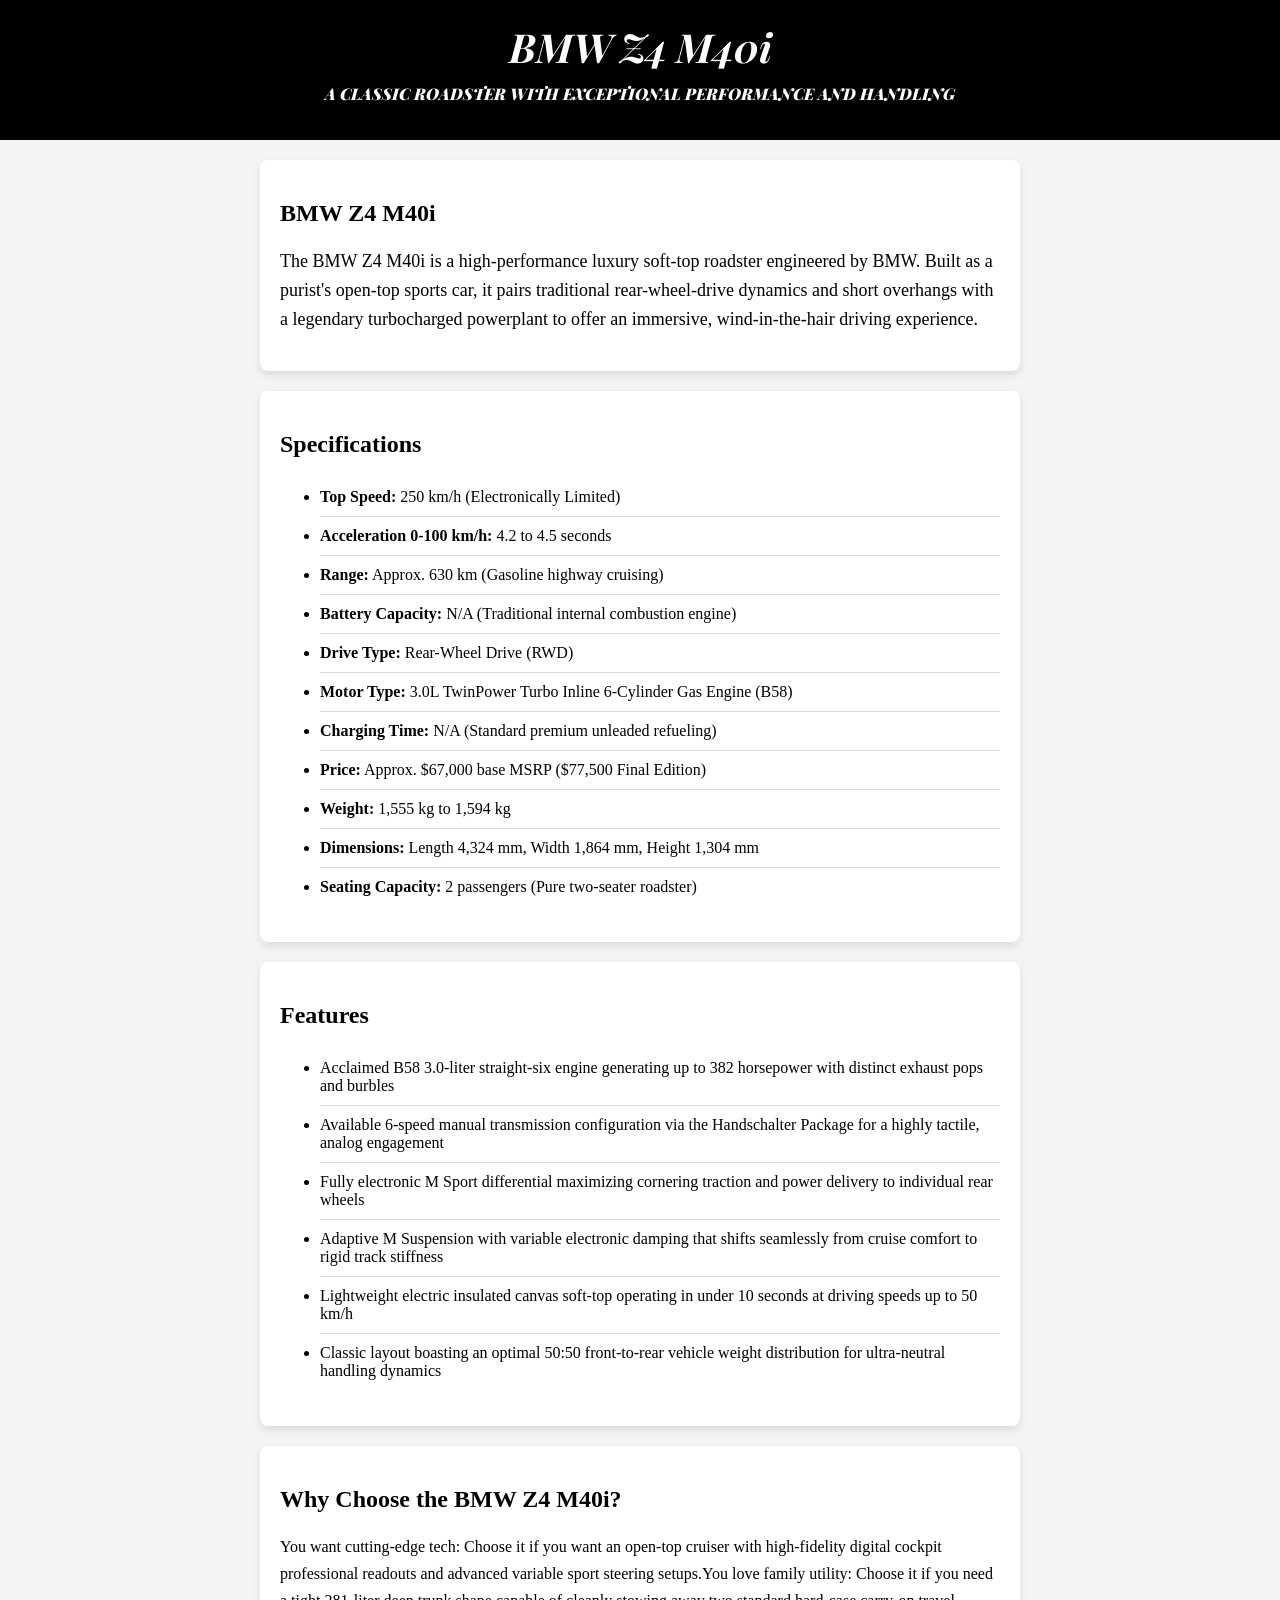
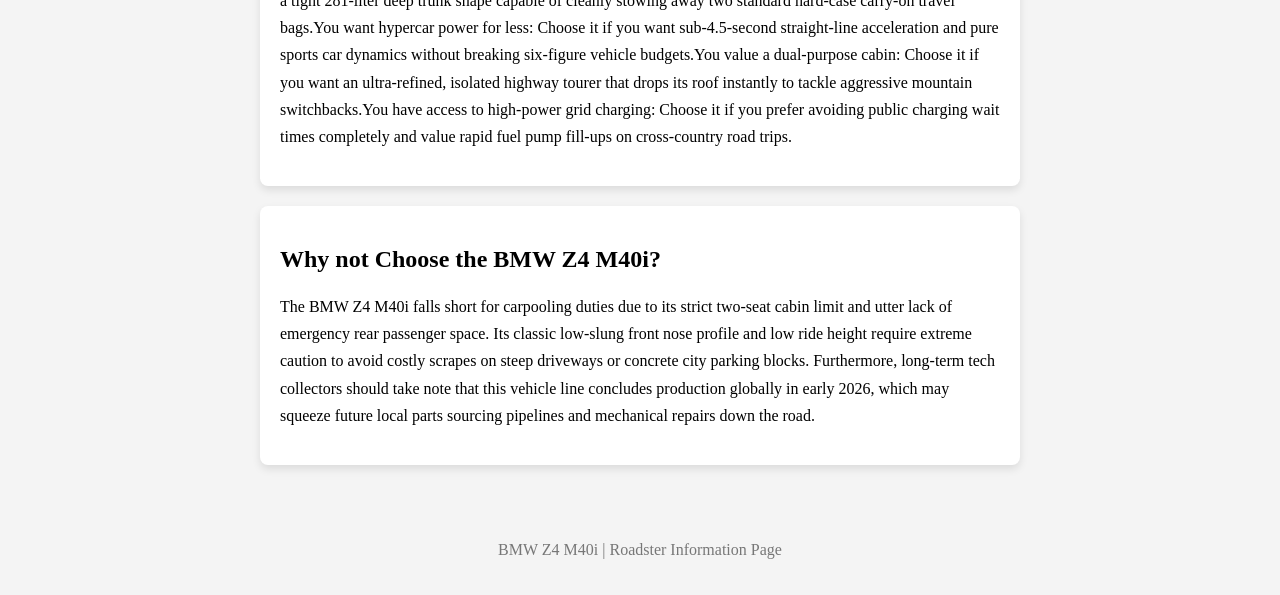
<file: InternalLinks/Z4.html>
<!DOCTYPE html>
<html lang="en">
   <head>
     <meta charset="UTF-8"/>
     <meta name="viewport" content="width=device-width, initial-scale=1.0"/>
     <link rel="stylesheet" href="cardetail.css">
<link rel="preconnect" href="https://fonts.googleapis.com">
     <link rel="preconnect" href="https://fonts.gstatic.com" crossorigin>
     <link href="https://fonts.googleapis.com/css2?family=Inconsolata:wght@200..900&family=Lora:ital,wght@0,400..700;1,400..700&family=Playfair+Display:ital,wght@0,400..900;1,400..900&display=swap" rel="stylesheet">
     <title>BMW Z4 M40i</title>
   </head>
    <body>
      <header>
        <h1>BMW Z4 M40i</h1>
        <p>A CLASSIC ROADSTER WITH EXCEPTIONAL PERFORMANCE AND HANDLING</p>
      </header>
      <main>
       <div class="container"> 
          <section class="card">
            <h2>BMW Z4 M40i</h2>
            <p class="desc">The BMW Z4 M40i is a high-performance luxury soft-top roadster engineered by BMW. Built as a purist's open-top sports car, it pairs traditional rear-wheel-drive dynamics and short overhangs with a legendary turbocharged powerplant to offer an immersive, wind-in-the-hair driving experience.</p>
          </section>
          <section class="card">
            <h2>Specifications</h2>
            <ul class="specs">
              <li><strong>Top Speed:</strong> 250 km/h (Electronically Limited)</li>
              <li><strong>Acceleration 0-100 km/h:</strong> 4.2 to 4.5 seconds</li>
              <li><strong>Range:</strong> Approx. 630 km (Gasoline highway cruising)</li>
              <li><strong>Battery Capacity:</strong> N/A (Traditional internal combustion engine)</li>
              <li><strong>Drive Type:</strong> Rear-Wheel Drive (RWD)</li>
              <li><strong>Motor Type:</strong> 3.0L TwinPower Turbo Inline 6-Cylinder Gas Engine (B58)</li>
              <li><strong>Charging Time:</strong> N/A (Standard premium unleaded refueling)</li>
              <li><strong>Price:</strong> Approx. $67,000 base MSRP ($77,500 Final Edition)</li>
              <li><strong>Weight:</strong> 1,555 kg to 1,594 kg</li>
              <li><strong>Dimensions:</strong> Length 4,324 mm, Width 1,864 mm, Height 1,304 mm</li>
              <li><strong>Seating Capacity:</strong> 2 passengers (Pure two-seater roadster)</li>
            </ul>
        </section>
        <section class="card">
          <h2>Features</h2>
          <ul class="features">
            <li>Acclaimed B58 3.0-liter straight-six engine generating up to 382 horsepower with distinct exhaust pops and burbles</li>
            <li>Available 6-speed manual transmission configuration via the Handschalter Package for a highly tactile, analog engagement</li>
            <li>Fully electronic M Sport differential maximizing cornering traction and power delivery to individual rear wheels</li>
            <li>Adaptive M Suspension with variable electronic damping that shifts seamlessly from cruise comfort to rigid track stiffness</li>
            <li>Lightweight electric insulated canvas soft-top operating in under 10 seconds at driving speeds up to 50 km/h</li>
            <li>Classic layout boasting an optimal 50:50 front-to-rear vehicle weight distribution for ultra-neutral handling dynamics</li>
          </ul>
        </section>
        <section class="card">
          <h2>Why Choose the BMW Z4 M40i?</h2>
          <p class="why">You want cutting-edge tech: Choose it if you want an open-top cruiser with high-fidelity digital cockpit professional readouts and advanced variable sport steering setups.You love family utility: Choose it if you need a tight 281-liter deep trunk shape capable of cleanly stowing away two standard hard-case carry-on travel bags.You want hypercar power for less: Choose it if you want sub-4.5-second straight-line acceleration and pure sports car dynamics without breaking six-figure vehicle budgets.You value a dual-purpose cabin: Choose it if you want an ultra-refined, isolated highway tourer that drops its roof instantly to tackle aggressive mountain switchbacks.You have access to high-power grid charging: Choose it if you prefer avoiding public charging wait times completely and value rapid fuel pump fill-ups on cross-country road trips.
          </p>
        </section>
        <section class="card">
          <h2>Why not Choose the BMW Z4 M40i?</h2>
          <p class="why">The BMW Z4 M40i falls short for carpooling duties due to its strict two-seat cabin limit and utter lack of emergency rear passenger space. Its classic low-slung front nose profile and low ride height require extreme caution to avoid costly scrapes on steep driveways or concrete city parking blocks. Furthermore, long-term tech collectors should take note that this vehicle line concludes production globally in early 2026, which may squeeze future local parts sourcing pipelines and mechanical repairs down the road.
          </p>
        </section>
       </div>
      </main> 
      <footer>
        <p>BMW Z4 M40i | Roadster Information Page</p>
      </footer>
    </body>
</html>
</file>
<file: style.css>
/* ============ RESET & BASE ============ */
* {
  box-sizing: border-box;
  margin: 0;
  padding: 0;
}

body {
  background-color: rgb(0, 0, 0);
  color: rgb(253, 252, 252);
  font-family: Arial, Helvetica, sans-serif;
}

a {
  text-decoration: none;
  display: inline-block;
  color: rgb(0, 0, 0);
}

img {
  max-width: 100%;
  height: auto;
}

/* ============ HEADER ============ */
header {
  background-image: url("image/TheMainlogo.jpg");
  background-position-x: center;
  background-position: center;
  background-size: cover;
  background-repeat: no-repeat;
  width: 100%;
  max-width: 1400px;
  height: 300px;
  color: rgb(30, 30, 126);
  padding: 5px 30px;
  margin: 0 auto;
  display: flex;
  flex-direction: column;
  justify-content: space-between;
}

header h1 {
  font-size: clamp(1.4rem, 4vw, 2.5rem);
  line-height: 1.3;
}

nav {
  text-align: start;
  padding-top: 0;
  color: white;
  margin-left: 20px;
  padding-bottom: 10px;
}

.NavLinks {
  display: inline-block;
  color: rgb(148, 13, 13);
  margin: 3px 20px;
  font-size: clamp(1rem, 2.5vw, 1.3rem);
  font-weight: bold;
}

/* ============ COMPANY LABELS ============ */
.TheCombany {
  background-color: gray;
  color: black;
  text-align: center;
  font-size: 32px;
  display: block;
  padding: 8px 0;
}

/* ============ CAR CARDS (flex container) ============ */
.cars {
  display: flex;
  flex-direction: row;
  flex-wrap: wrap;
  gap: 50px;
  justify-content: center;
  padding: 20px;
}

/* common base for all cards */
.car1,
.car2,
.car3,
.car4,
.car5,
.car6 {
  background-repeat: no-repeat;
  background-size: cover;
  background-position: center;
  width: 400px;
  max-width: 100%;
  height: 200px;
  display: flex;
  align-items: flex-end;
  border-radius: 8px;
  overflow: hidden;
}

/* individual backgrounds */
.car1 { background-image: url("image/Sealion7.jpg"); color: #516f97; }
.car4 { background-image: url("image/i8.jfif"); color: #516f97; }
.car2 { background-image: url("image/YangWangU9.jfif"); color: #e3062a; }
.car5 { background-image: url("image/m8.jpg"); color: black; }
.car3 { background-image: url("image/YangWangU7.jfif"); color: #923813; }
.car6 { background-image: url("image/z4.jfif"); }

.car4,
.car5 {
  margin-top: 0;
}

.cars a {
  display: block;
  max-width: 100%;
}

.CarInfo {
  padding: 10px;
  background-color: rgba(0, 0, 0, 0.45);
  width: 100%;
  border-radius: 0 0 8px 8px;
}

.CarsName1,
.CarsName4,
.CarsName5,
.CarsName6,
.CarsName2,
.CarsName3 {
  display: block;
  text-align: center;
  font-weight: bold;
  font-size: 1.2rem;
}

.CarsName1 { margin-top: -7px; }
.CarsName2 { margin-top: -8px; }
.CarsName6 { padding-top: 10px; }

/* ============ FOOTER ============ */
footer {
  margin-top: 46px;
  background-color: gray;
  color: white;
  text-align: center;
  justify-content: center;
  align-items: center;
  min-height: 45px;
  display: flex;
  flex-wrap: wrap;
  gap: 5px;
  padding: 10px;
}

footer p {
  width: 100%;
}

.ToContact {
  width: 25px;
  height: 25px;
  display: inline;
  padding: 10px;
}

/* ============ GO UP BUTTON ============ */
.navb {
  background-color: gray;
  color: black;
  position: fixed;
  right: 0;
  bottom: 0;
  padding: 15px;
  z-index: 10;
}

/* ============ RESPONSIVE: MOBILE & TABLET ============ */
@media (max-width: 900px) {
  .cars {
    gap: 30px;
  }
  .car1,
  .car2,
  .car3,
  .car4,
  .car5,
  .car6 {
    width: 340px;
    height: 180px;
  }
}

@media (max-width: 768px) {
  header {
    height: auto;
    min-height: 220px;
    padding: 15px;
    justify-content: flex-start;
    gap: 15px;
  }

  nav {
    margin-left: 0;
    text-align: center;
  }

  .NavLinks {
    margin: 5px 15px;
  }

  .TheCombany {
    font-size: 26px;
  }

  .cars {
    flex-direction: column;
    align-items: center;
    gap: 25px;
    padding: 15px;
  }

  .car1,
  .car2,
  .car3,
  .car4,
  .car5,
  .car6 {
    width: 100%;
    max-width: 420px;
    height: 190px;
  }

  .CarInfo {
    font-size: 1rem;
  }
}

@media (max-width: 480px) {
  header {
    min-height: 180px;
  }

  header h1 {
    font-size: 1.3rem;
  }

  .TheCombany {
    font-size: 22px;
  }

  .car1,
  .car2,
  .car3,
  .car4,
  .car5,
  .car6 {
    height: 170px;
  }
}
</file>
<file: InternalLinks/cardetail.css>
* {
    box-sizing: border-box;
}

header {
    background-color: rgb(0, 0, 0);
    color: white;
    text-align: center;
    padding: 20px 30px;
    font-family: "Playfair Display", serif;
    font-style: italic;
    font-weight: 900;
}

header h1 {
    font-size: clamp(1.5rem, 5vw, 2.5rem);
    margin: 0;
}

header p {
    font-size: clamp(0.85rem, 2.5vw, 1rem);
    margin-top: 10px;
}

body {
    font-family: "Cardo", serif;
    margin: 0;
    padding: 0;
    background-color: #f4f4f4;
}

.desc {
    font-size: 18px;
    line-height: 1.6;
    margin-top: 20px;
}

.specs li, .features li {
    border-bottom: 1px solid #ddd;
    padding: 10px 0;
}

.specs li:last-child, .features li:last-child {
    border-bottom: none;
}

.container {
    max-width: 800px;
    margin: 0 auto;
    padding: 20px;
    background-color: #f4f4f4;
}

.card {
    background-color: #ffffff;
    border-radius: 8px;
    box-shadow: 0 4px 8px rgba(0, 0, 0, 0.1);
    padding: 20px;
    margin-bottom: 20px;
}

.why {
    line-height: 1.7;
}

footer {
    text-align: center;
    padding: 20px 0;
    color: #777;
}

/* ============ RESPONSIVE: MOBILE & TABLET ============ */
@media (max-width: 768px) {
    header {
        padding: 20px 15px;
    }

    .container {
        padding: 15px;
    }

    .card {
        padding: 15px;
    }

    .desc {
        font-size: 16px;
    }

    h2 {
        font-size: 1.4rem;
    }

    .specs, .features {
        padding-left: 20px;
        font-size: 15px;
    }
}

@media (max-width: 480px) {
    .container {
        padding: 10px;
    }

    .card {
        padding: 12px;
        border-radius: 6px;
    }

    h2 {
        font-size: 1.25rem;
    }

    .desc {
        font-size: 15px;
    }

    .specs, .features {
        font-size: 14px;
        padding-left: 18px;
    }
}
</file>
